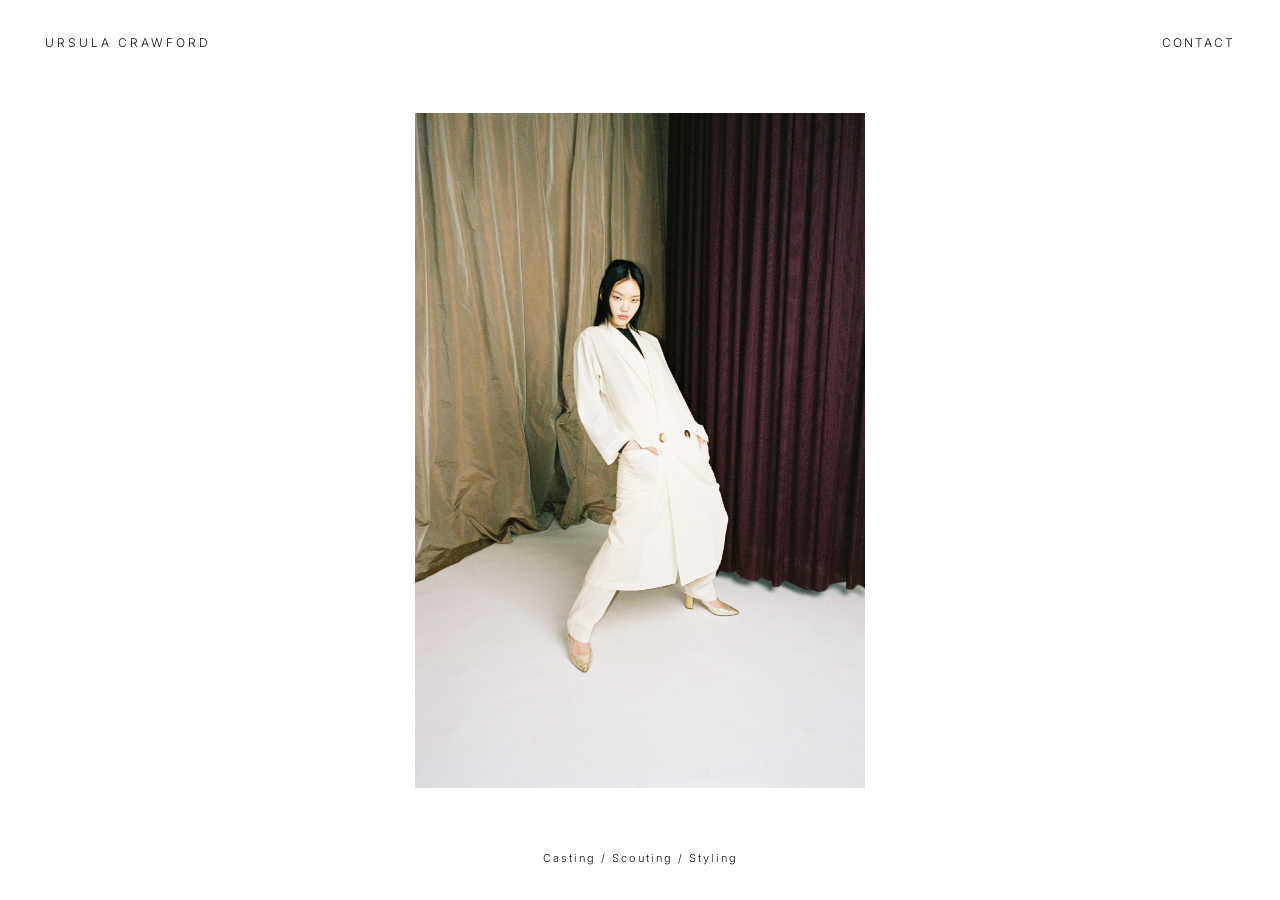
<file: index.html>
<!DOCTYPE html>
<html lang="en">

<head>

<meta charset="UTF-8">
<meta name="viewport" content="width=device-width, initial-scale=1.0">

<title>Ursula Crawford</title>

<link rel="stylesheet" href="style.css">

<link href="https://fonts.googleapis.com/css2?family=Cormorant+Garamond:wght@300;400&family=Inter:wght@300;400&display=swap" rel="stylesheet">

</head>


<body class="home">


<header>

<a class="logo" href="index.html">
URSULA CRAWFORD
</a>


<nav>

<a href="contact.html">Contact</a>

</nav>


</header>



<main>


<section class="hero">


<div class="hero-image">

<img 
id="changing-image"
src="images/look1.jpg"
alt="Fashion portfolio"
>

</div>

</section>


</main>


<footer>

Casting / Scouting / Styling 

</footer>



<script src="script.js"></script>

</body>

</html>
</file>
<file: style.css>
*{

margin:0;
padding:0;
box-sizing:border-box;

}



body{

background:#fff;

color:#111;

font-family:"Inter",sans-serif;

font-weight:300;

overflow-x:hidden;

}



header{

position:fixed;

top:0;

left:0;

width:100%;

padding:35px 45px;

display:flex;

justify-content:space-between;

z-index:10;

}



.logo{

font-size:12px;

letter-spacing:3px;

text-decoration:none;

color:#111;

}



nav{

display:flex;

gap:40px;

}



nav a{

font-size:12px;

text-transform:uppercase;

letter-spacing:2px;

color:#111;

text-decoration:none;

transition:.4s;

}



nav a:hover{

opacity:.4;

}





.hero{

height:100vh;

display:flex;

align-items:center;

justify-content:center;

}



.hero-image {

height:75vh;

display:flex;

justify-content:center;

align-items:center;

}


.hero-image img {

height:75vh;

width:auto;

aspect-ratio:2/3;

object-fit:cover;

transition:opacity 1.5s ease;

opacity:1;

}





@keyframes appear{

from{

opacity:0;

transform:translateY(40px);

}


to{

opacity:1;

transform:none;

}

}





footer{

position:fixed;

bottom:35px;

left:0;

width:100%;

text-align:center;

font-size:11px;

letter-spacing:2px;

}





.work-page{

padding:150px 50px;

}



h1{

font-family:"Cormorant Garamond";

font-size:60px;

font-weight:300;

margin-bottom:80px;

}



.projects{

display:grid;

grid-template-columns:repeat(2,1fr);

gap:80px;

}



.project{

text-decoration:none;

color:black;

}



.project img{

width:100%;

transition:.6s;

}



.project:hover img{

transform:scale(1.03);

}



.project span{

display:block;

margin-top:20px;

font-size:12px;

letter-spacing:2px;

}





.about{

height:100vh;

display:flex;

align-items:center;

justify-content:center;

gap:100px;

padding:100px;

}



.about img{

width:350px;

aspect-ratio:2/3;

object-fit:cover;

}



.bio{

max-width:420px;

font-family:"Cormorant Garamond";

font-size:32px;

line-height:1.3;

}





.contact{

height:100vh;

display:flex;

flex-direction:column;

align-items:center;

justify-content:center;

gap:35px;

}



.contact a{

font-size:20px;

color:black;

text-decoration:none;

letter-spacing:2px;

}





@media(max-width:700px){


header{

padding:25px;

}


nav{

gap:15px;

}


.hero img{

width:75vw;

height:auto;

}



.projects{

grid-template-columns:1fr;

}



.about{

flex-direction:column;

padding:40px;

}



}
</file>
